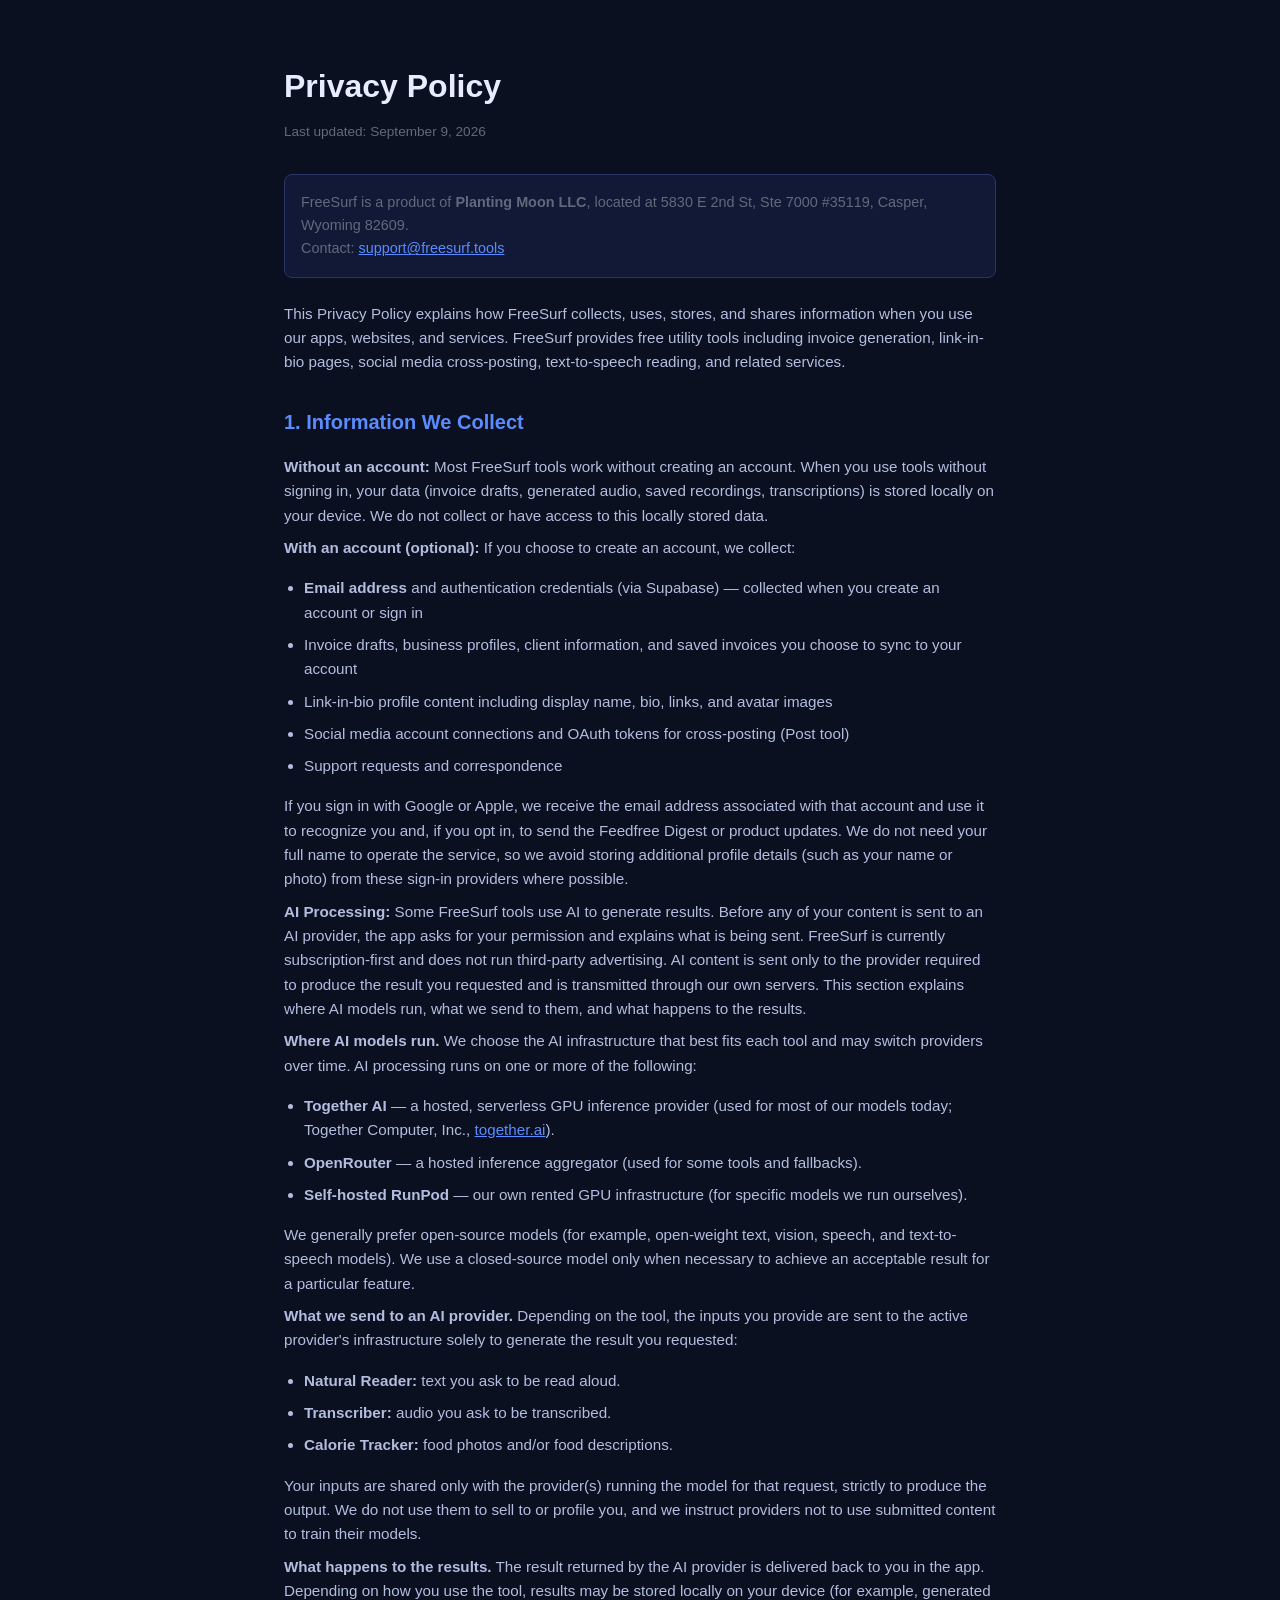
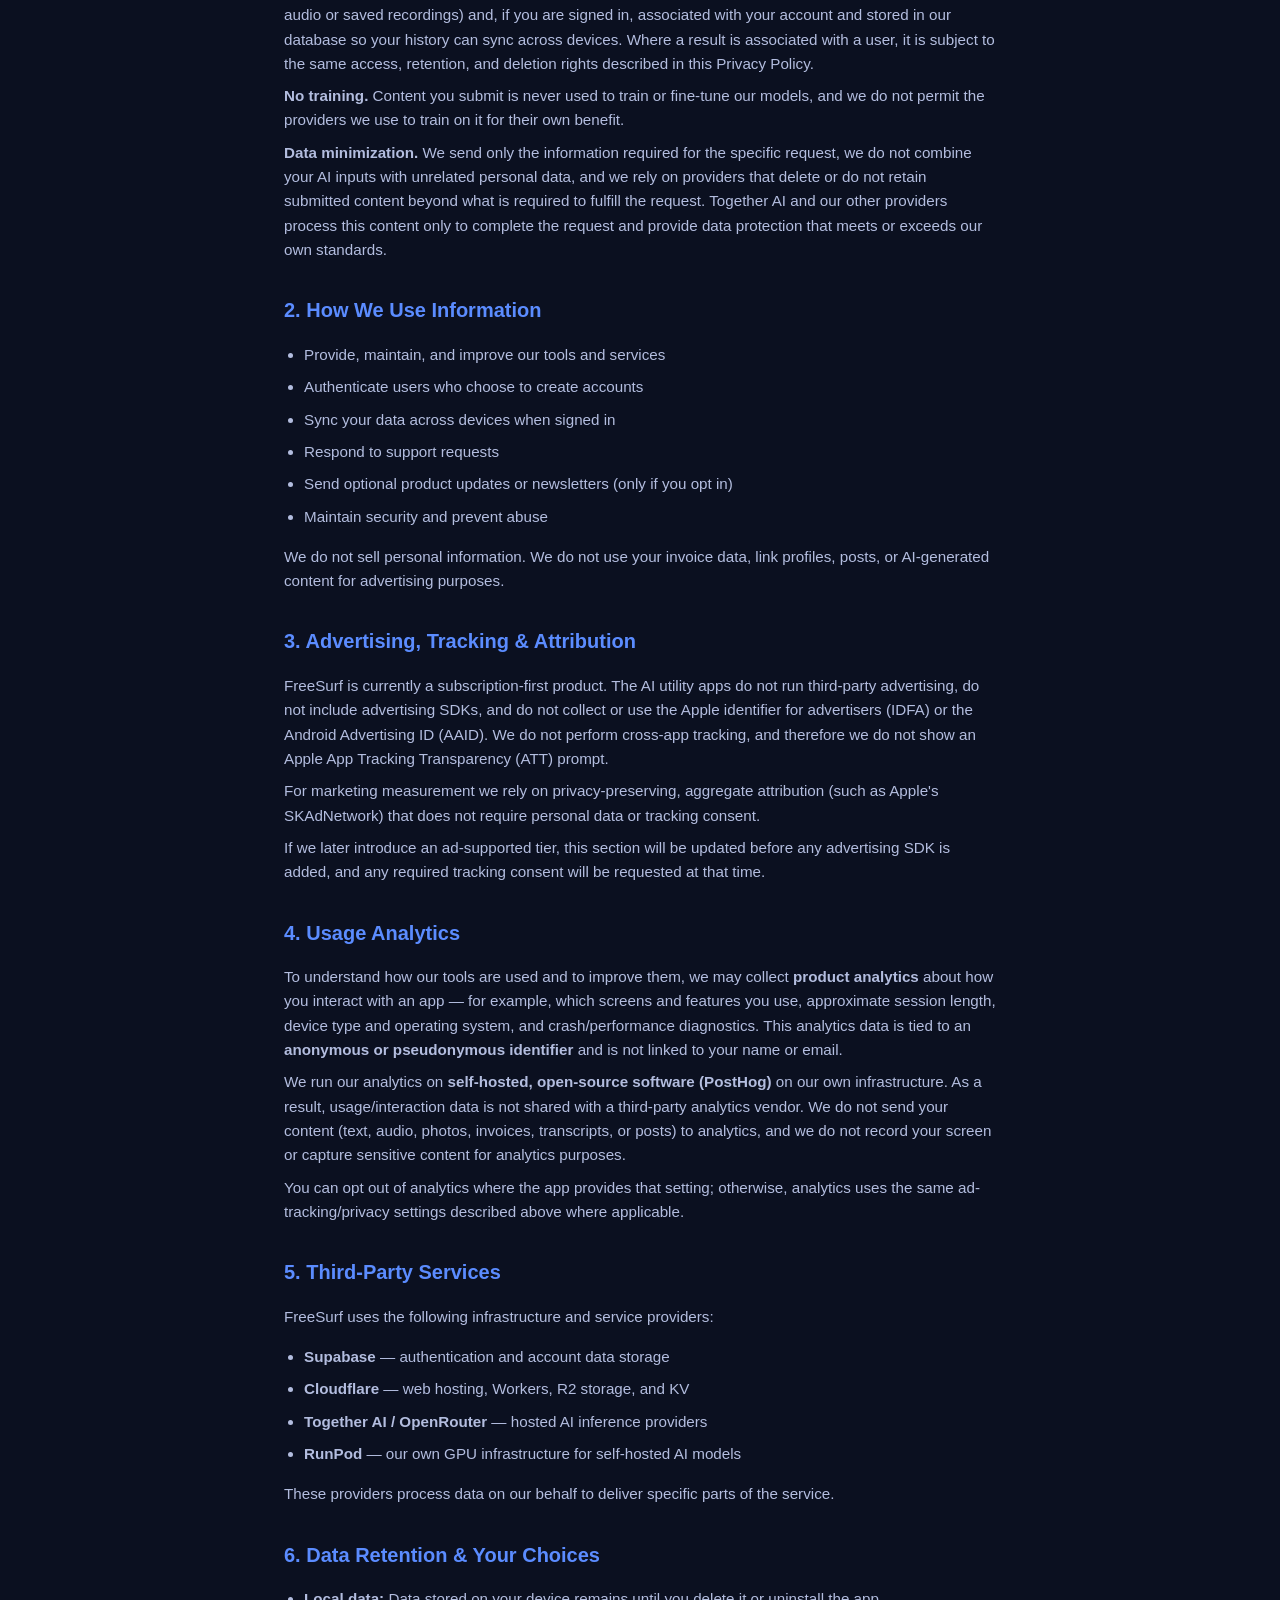
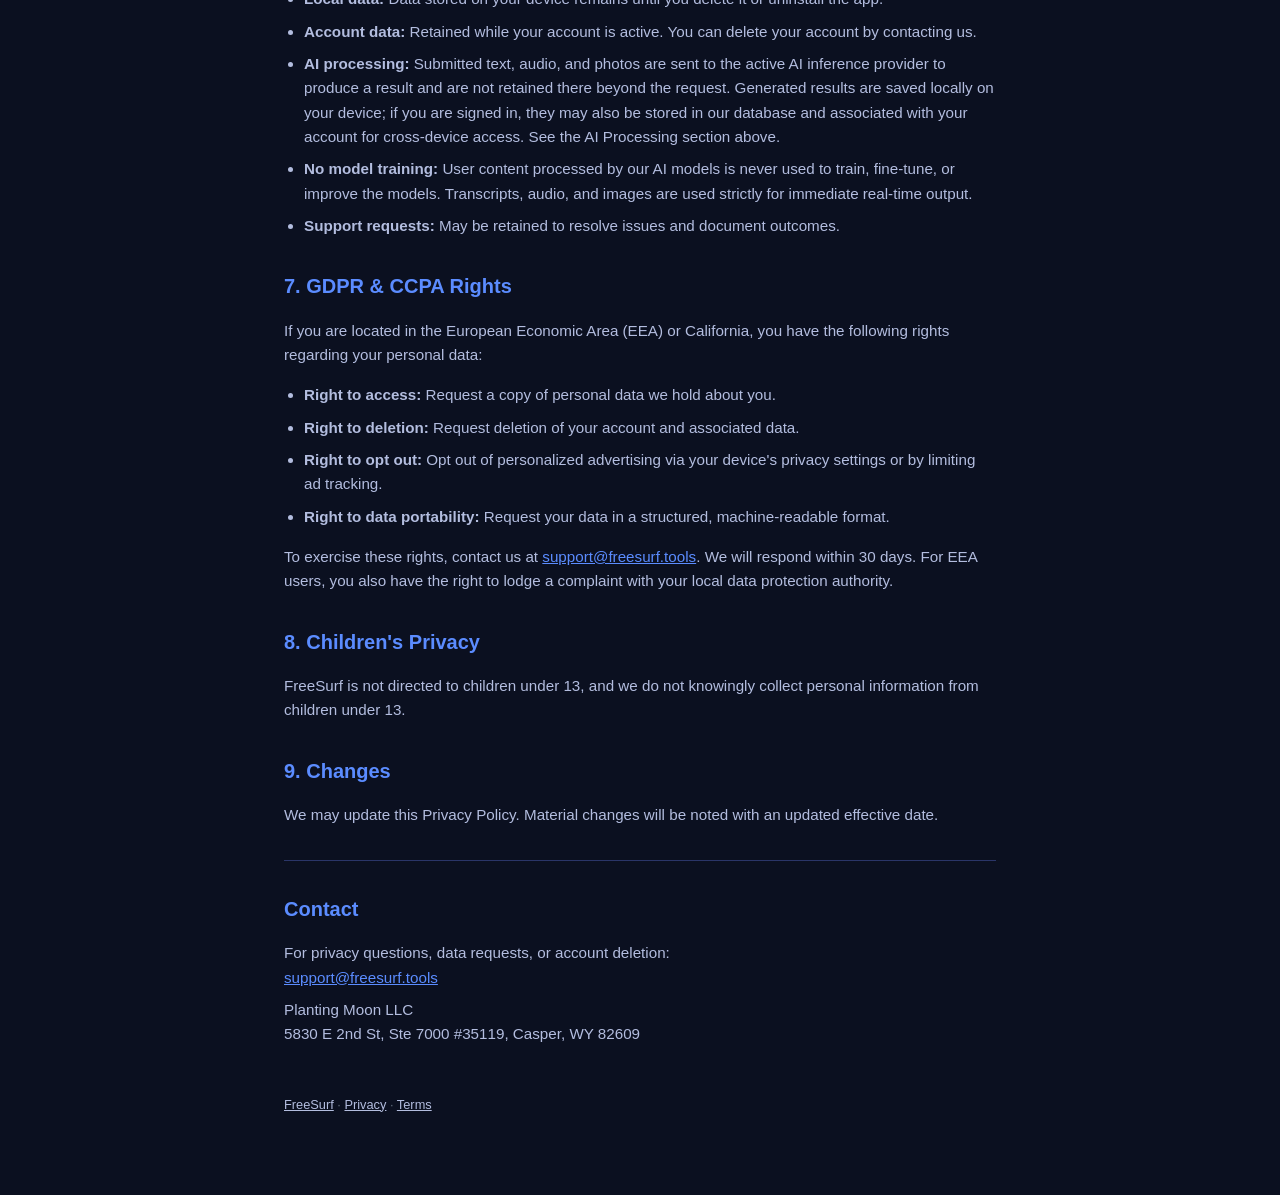
<file: dashboard/pages/privacy.html>
<!DOCTYPE html>
<html lang="en">
<head>
  <meta charset="UTF-8" />
  <meta name="viewport" content="width=device-width, initial-scale=1.0" />
  <title>Privacy Policy — FreeSurf</title>
  <meta name="description" content="Privacy policy for FreeSurf — free tools for freelancers and small businesses." />
  <style>
    :root { --bg: #0b1020; --card: #111937; --text: #e8ecff; --muted: #b3bddf; --accent: #5b8cff; --border: #2a3568; }
    * { box-sizing: border-box; }
    body { margin: 0; font-family: Inter, Segoe UI, Roboto, Arial, sans-serif; background: var(--bg); color: var(--text); line-height: 1.6; }
    a { color: var(--accent); }
    .wrap { max-width: 760px; margin: 0 auto; padding: 40px 24px 80px; }
    h1 { font-size: 2rem; margin-bottom: 8px; }
    h2 { font-size: 1.25rem; margin-top: 32px; color: var(--accent); }
    p, li { color: var(--muted); font-size: 0.95rem; margin: 8px 0; }
    ul { padding-left: 20px; }
    .updated { font-size: 0.85rem; color: #5f6b7a; margin-bottom: 32px; }
    .entity { font-size: 0.9rem; color: #5f6b7a; margin-bottom: 24px; padding: 16px; background: var(--card); border-radius: 8px; border: 1px solid var(--border); }
    hr { border: 0; border-top: 1px solid var(--border); margin: 32px 0; }
    footer { margin-top: 48px; font-size: 0.8rem; color: #5f6b7a; }
    footer a { color: var(--muted); }
  </style>
</head>
<body>
  <div class="wrap">
    <h1>Privacy Policy</h1>
    <p class="updated">Last updated: September 9, 2026</p>

    <div class="entity">
      FreeSurf is a product of <strong>Planting Moon LLC</strong>, located at 5830 E 2nd St, Ste 7000 #35119, Casper, Wyoming 82609.<br />
      Contact: <a href="mailto:support@freesurf.tools">support@freesurf.tools</a>
    </div>

    <p>This Privacy Policy explains how FreeSurf collects, uses, stores, and shares information when you use our apps, websites, and services. FreeSurf provides free utility tools including invoice generation, link-in-bio pages, social media cross-posting, text-to-speech reading, and related services.</p>

    <h2>1. Information We Collect</h2>

    <p><strong>Without an account:</strong> Most FreeSurf tools work without creating an account. When you use tools without signing in, your data (invoice drafts, generated audio, saved recordings, transcriptions) is stored locally on your device. We do not collect or have access to this locally stored data.</p>

    <p><strong>With an account (optional):</strong> If you choose to create an account, we collect:</p>
    <ul>
      <li><strong>Email address</strong> and authentication credentials (via Supabase) — collected when you create an account or sign in</li>
      <li>Invoice drafts, business profiles, client information, and saved invoices you choose to sync to your account</li>
      <li>Link-in-bio profile content including display name, bio, links, and avatar images</li>
      <li>Social media account connections and OAuth tokens for cross-posting (Post tool)</li>
      <li>Support requests and correspondence</li>
    </ul>
    <p>If you sign in with Google or Apple, we receive the email address associated with that account and use it to
    recognize you and, if you opt in, to send the Feedfree Digest or product updates. We do not need your full name to
    operate the service, so we avoid storing additional profile details (such as your name or photo) from these sign-in
    providers where possible.</p>

    <span id="ai-processing"></span>
    <p><strong>AI Processing:</strong> Some FreeSurf tools use AI to generate results. Before any of your content is sent to an AI provider, the app asks for your permission and explains what is being sent. FreeSurf is currently subscription-first and does not run third-party advertising. AI content is sent only to the provider required to produce the result you requested and is transmitted through our own servers. This section explains where AI models run, what we send to them, and what happens to the results.</p>
    <p><strong>Where AI models run.</strong> We choose the AI infrastructure that best fits each tool and may switch providers over time. AI processing runs on one or more of the following:</p>
    <ul>
      <li><strong>Together AI</strong> — a hosted, serverless GPU inference provider (used for most of our models today; Together Computer, Inc., <a href="https://together.ai">together.ai</a>).</li>
      <li><strong>OpenRouter</strong> — a hosted inference aggregator (used for some tools and fallbacks).</li>
      <li><strong>Self-hosted RunPod</strong> — our own rented GPU infrastructure (for specific models we run ourselves).</li>
    </ul>
    <p>We generally prefer open-source models (for example, open-weight text, vision, speech, and text-to-speech models). We use a closed-source model only when necessary to achieve an acceptable result for a particular feature.</p>
    <p><strong>What we send to an AI provider.</strong> Depending on the tool, the inputs you provide are sent to the active provider's infrastructure solely to generate the result you requested:</p>
    <ul>
      <li><strong>Natural Reader:</strong> text you ask to be read aloud.</li>
      <li><strong>Transcriber:</strong> audio you ask to be transcribed.</li>
      <li><strong>Calorie Tracker:</strong> food photos and/or food descriptions.</li>
    </ul>
    <p>Your inputs are shared only with the provider(s) running the model for that request, strictly to produce the output. We do not use them to sell to or profile you, and we instruct providers not to use submitted content to train their models.</p>
    <p><strong>What happens to the results.</strong> The result returned by the AI provider is delivered back to you in the app. Depending on how you use the tool, results may be stored locally on your device (for example, generated audio or saved recordings) and, if you are signed in, associated with your account and stored in our database so your history can sync across devices. Where a result is associated with a user, it is subject to the same access, retention, and deletion rights described in this Privacy Policy.</p>
    <p><strong>No training.</strong> Content you submit is never used to train or fine-tune our models, and we do not permit the providers we use to train on it for their own benefit.</p>
    <p><strong>Data minimization.</strong> We send only the information required for the specific request, we do not combine your AI inputs with unrelated personal data, and we rely on providers that delete or do not retain submitted content beyond what is required to fulfill the request. Together AI and our other providers process this content only to complete the request and provide data protection that meets or exceeds our own standards.</p>

    <h2>2. How We Use Information</h2>
    <ul>
      <li>Provide, maintain, and improve our tools and services</li>
      <li>Authenticate users who choose to create accounts</li>
      <li>Sync your data across devices when signed in</li>
      <li>Respond to support requests</li>
      <li>Send optional product updates or newsletters (only if you opt in)</li>
      <li>Maintain security and prevent abuse</li>
    </ul>
    <p>We do not sell personal information. We do not use your invoice data, link profiles, posts, or AI-generated content for advertising purposes.</p>

    <h2>3. Advertising, Tracking &amp; Attribution</h2>
    <p>FreeSurf is currently a subscription-first product. The AI utility apps do not run third-party advertising, do not include advertising SDKs, and do not collect or use the Apple identifier for advertisers (IDFA) or the Android Advertising ID (AAID). We do not perform cross-app tracking, and therefore we do not show an Apple App Tracking Transparency (ATT) prompt.</p>
    <p>For marketing measurement we rely on privacy-preserving, aggregate attribution (such as Apple's SKAdNetwork) that does not require personal data or tracking consent.</p>
    <p>If we later introduce an ad-supported tier, this section will be updated before any advertising SDK is added, and any required tracking consent will be requested at that time.</p>

    <h2>4. Usage Analytics</h2>
    <p>To understand how our tools are used and to improve them, we may collect <strong>product analytics</strong> about
    how you interact with an app — for example, which screens and features you use, approximate session length, device
    type and operating system, and crash/performance diagnostics. This analytics data is tied to an <strong>anonymous
    or pseudonymous identifier</strong> and is not linked to your name or email.</p>
    <p>We run our analytics on <strong>self-hosted, open-source software (PostHog)</strong> on our own infrastructure.
    As a result, usage/interaction data is not shared with a third-party analytics vendor. We do not send your content
    (text, audio, photos, invoices, transcripts, or posts) to analytics, and we do not record your screen or capture
    sensitive content for analytics purposes.</p>
    <p>You can opt out of analytics where the app provides that setting; otherwise, analytics uses the same
    ad-tracking/privacy settings described above where applicable.</p>

    <h2>5. Third-Party Services</h2>
    <p>FreeSurf uses the following infrastructure and service providers:</p>
    <ul>
      <li><strong>Supabase</strong> — authentication and account data storage</li>
      <li><strong>Cloudflare</strong> — web hosting, Workers, R2 storage, and KV</li>
      <li><strong>Together AI / OpenRouter</strong> — hosted AI inference providers</li>
      <li><strong>RunPod</strong> — our own GPU infrastructure for self-hosted AI models</li>
    </ul>
    <p>These providers process data on our behalf to deliver specific parts of the service.</p>

    <h2>6. Data Retention &amp; Your Choices</h2>
    <ul>
      <li><strong>Local data:</strong> Data stored on your device remains until you delete it or uninstall the app.</li>
      <li><strong>Account data:</strong> Retained while your account is active. You can delete your account by contacting us.</li>
      <li><strong>AI processing:</strong> Submitted text, audio, and photos are sent to the active AI inference
      provider to produce a result and are not retained there beyond the request. Generated results are saved locally
      on your device; if you are signed in, they may also be stored in our database and associated with your account
      for cross-device access. See the AI Processing section above.</li>
      <li><strong>No model training:</strong> User content processed by our AI models is never used to train, fine-tune, or improve the models. Transcripts, audio, and images are used strictly for immediate real-time output.</li>
      <li><strong>Support requests:</strong> May be retained to resolve issues and document outcomes.</li>
    </ul>

    <h2>7. GDPR &amp; CCPA Rights</h2>
    <p>If you are located in the European Economic Area (EEA) or California, you have the following rights regarding your personal data:</p>
    <ul>
      <li><strong>Right to access:</strong> Request a copy of personal data we hold about you.</li>
      <li><strong>Right to deletion:</strong> Request deletion of your account and associated data.</li>
      <li><strong>Right to opt out:</strong> Opt out of personalized advertising via your device's privacy settings or by limiting ad tracking.</li>
      <li><strong>Right to data portability:</strong> Request your data in a structured, machine-readable format.</li>
    </ul>
    <p>To exercise these rights, contact us at <a href="mailto:support@freesurf.tools">support@freesurf.tools</a>. We will respond within 30 days. For EEA users, you also have the right to lodge a complaint with your local data protection authority.</p>

    <h2>8. Children's Privacy</h2>
    <p>FreeSurf is not directed to children under 13, and we do not knowingly collect personal information from children under 13.</p>

    <h2>9. Changes</h2>
    <p>We may update this Privacy Policy. Material changes will be noted with an updated effective date.</p>

    <hr />

    <h2>Contact</h2>
    <p>For privacy questions, data requests, or account deletion:<br />
    <a href="mailto:support@freesurf.tools">support@freesurf.tools</a></p>
    <p>Planting Moon LLC<br />5830 E 2nd St, Ste 7000 #35119, Casper, WY 82609</p>

    <footer>
      <a href="/">FreeSurf</a> · <a href="/privacy">Privacy</a> · <a href="/terms">Terms</a>
    </footer>
  </div>
</body>
</html>
</file>
